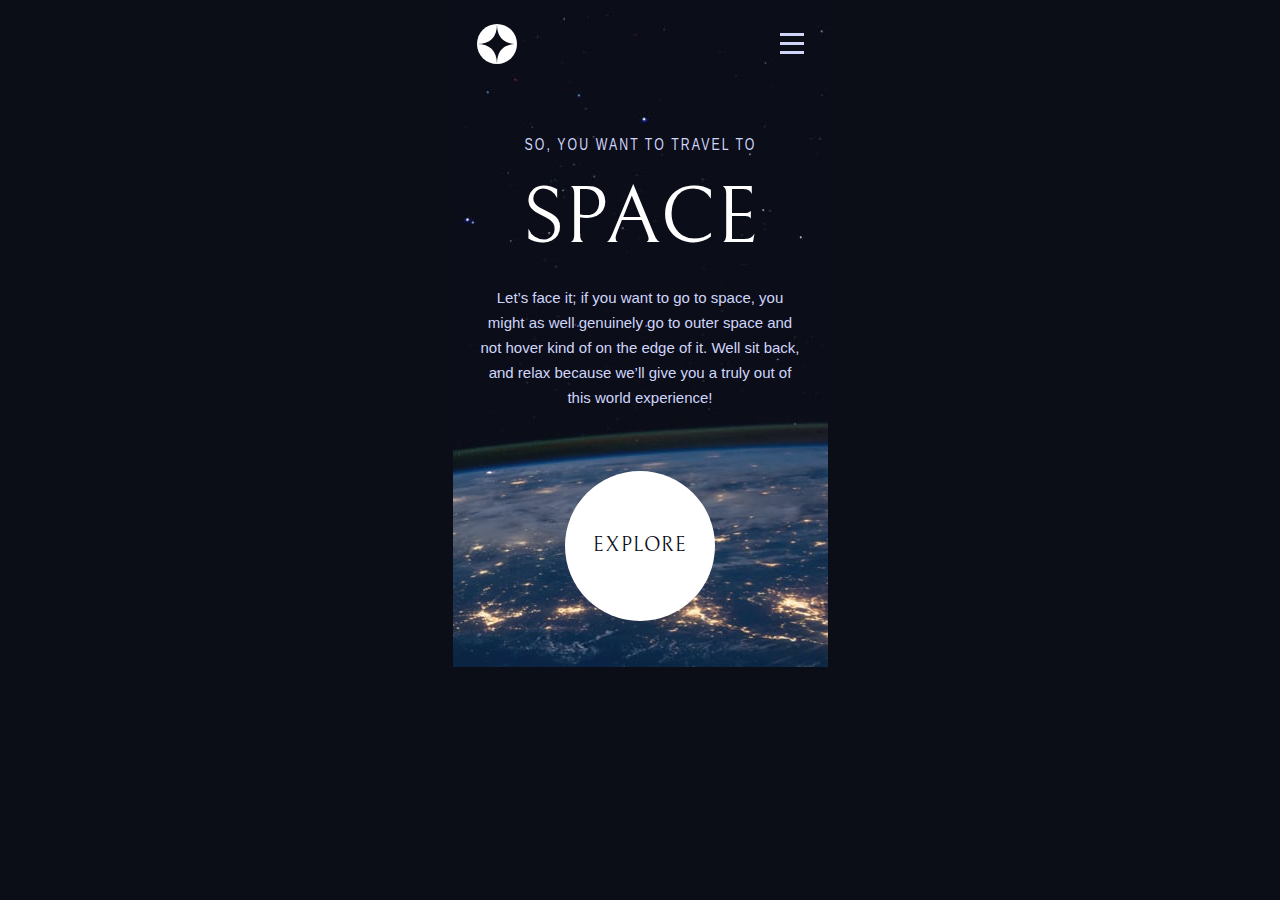
<file: index.html>
<!DOCTYPE html>
<html lang="en">
<head>
  <meta charset="UTF-8">
  <meta name="viewport" content="width=device-width, initial-scale=1.0">
  <link rel="icon" type="image/png" sizes="32x32" href="./assets/favicon-32x32.png">
  <link rel="stylesheet" href="./assets/css/styles-index.css">
  <link rel="stylesheet" href="./assets/css/normalize.css">
  <link rel="stylesheet" href="./assets/css/header.css">
  <title>Space tourism website</title>
</head>
<body>
  <div class="main-container">
    <div class="header">
      <div class="icon"></div>
      <div class="dropdown">
        <button onclick="toggleDropdown()" id="dropbtn" class="dropbtn"></button>
        <div id="myDropdown" class="dropdown-content">
          <div class="close-icon" id="closeIcon"></div>
          <a href="#">01 <span>HOME</span></a>
          <a href="#">02 <span>DESTINATION</span></a>
          <a href="#">03 <span>CREW</span></a>
          <a href="#">04 <span>TECHNOLOGY</span></a>
        </div>
      </div>
      <script src="./assets/js/dropdown.js"></script>
    </div>
    <div class="body-container">
      <h4>SO, YOU WANT TO TRAVEL TO</h4>
      <h1>SPACE</h1>
      <p>Let’s face it; if you want to go to space, you might as well genuinely go to outer space and not hover kind of on the edge of it. Well sit back, and relax because we’ll give you a truly out of this world experience!</p>
    </div>
    <div class="circle">EXPLORE</div>
  </div>

</body>
</html>
</file>
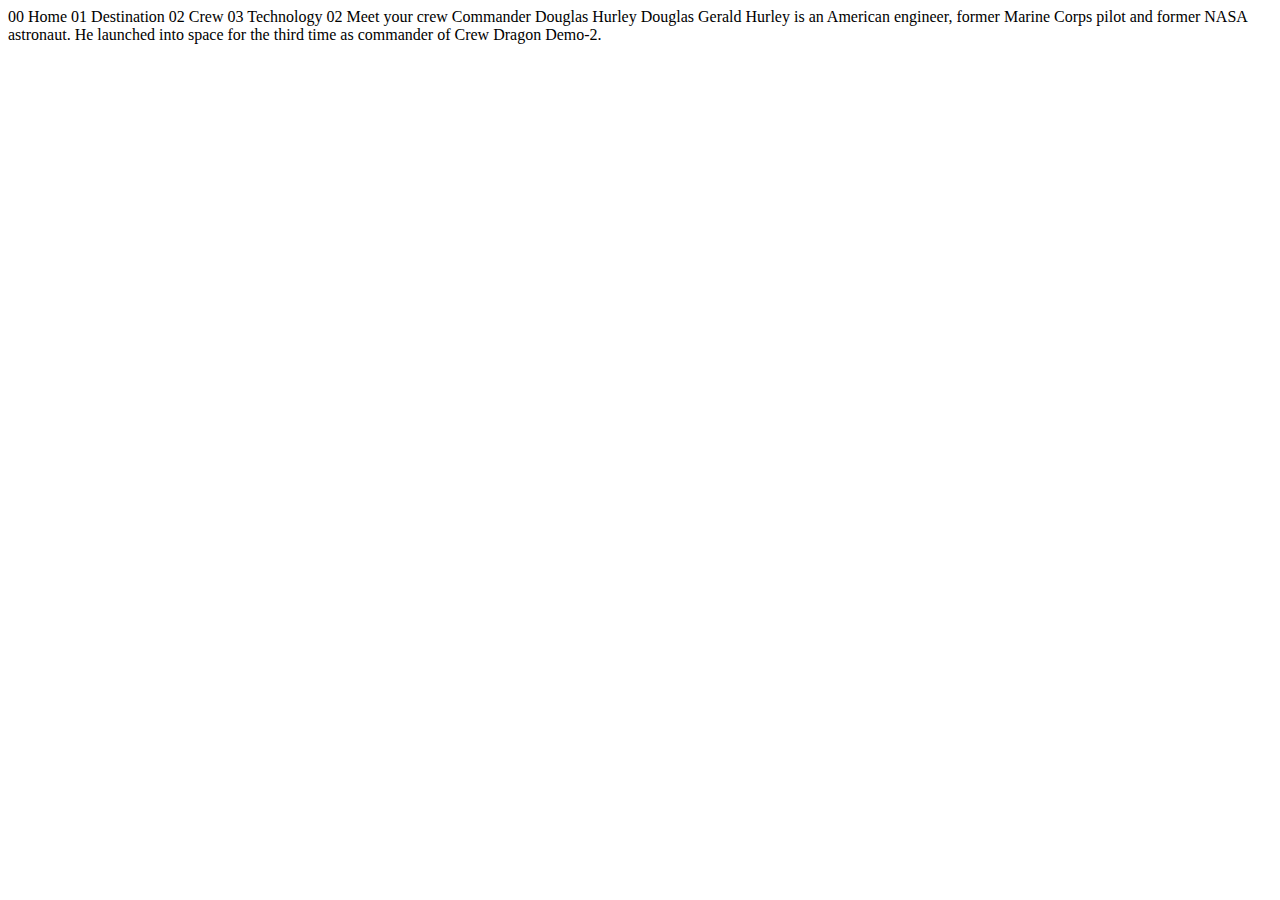
<file: crew-commander.html>
<!DOCTYPE html>
<html lang="en">
<head>
  <meta charset="UTF-8">
  <meta name="viewport" content="width=device-width, initial-scale=1.0">

  <link rel="icon" type="image/png" sizes="32x32" href="./assets/favicon-32x32.png">
  
  <title>Frontend Mentor | Space tourism website</title>
</head>
<body>

  00 Home
  01 Destination
  02 Crew
  03 Technology

  02 Meet your crew

  Commander
  Douglas Hurley

  Douglas Gerald Hurley is an American engineer, former Marine Corps pilot 
  and former NASA astronaut. He launched into space for the third time as 
  commander of Crew Dragon Demo-2.
</body>
</html>
</file>
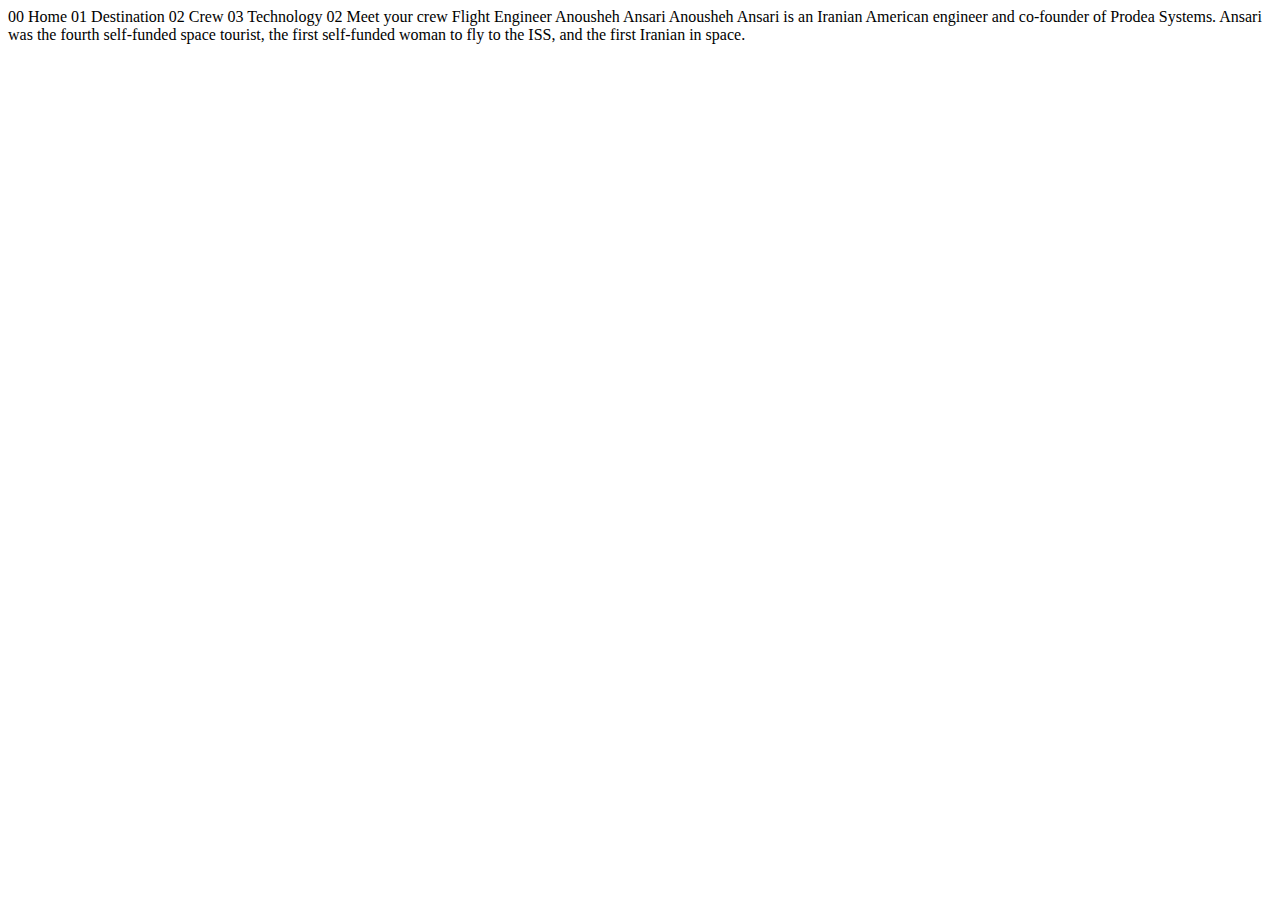
<file: crew-engineer.html>
<!DOCTYPE html>
<html lang="en">
<head>
  <meta charset="UTF-8">
  <meta name="viewport" content="width=device-width, initial-scale=1.0">

  <link rel="icon" type="image/png" sizes="32x32" href="./assets/favicon-32x32.png">
  
  <title>Frontend Mentor | Space tourism website</title>
</head>
<body>

  00 Home
  01 Destination
  02 Crew
  03 Technology

  02 Meet your crew

  Flight Engineer
  Anousheh Ansari

  Anousheh Ansari is an Iranian American engineer and co-founder of Prodea Systems. 
  Ansari was the fourth self-funded space tourist, the first self-funded woman to 
  fly to the ISS, and the first Iranian in space. 
</body>
</html>
</file>
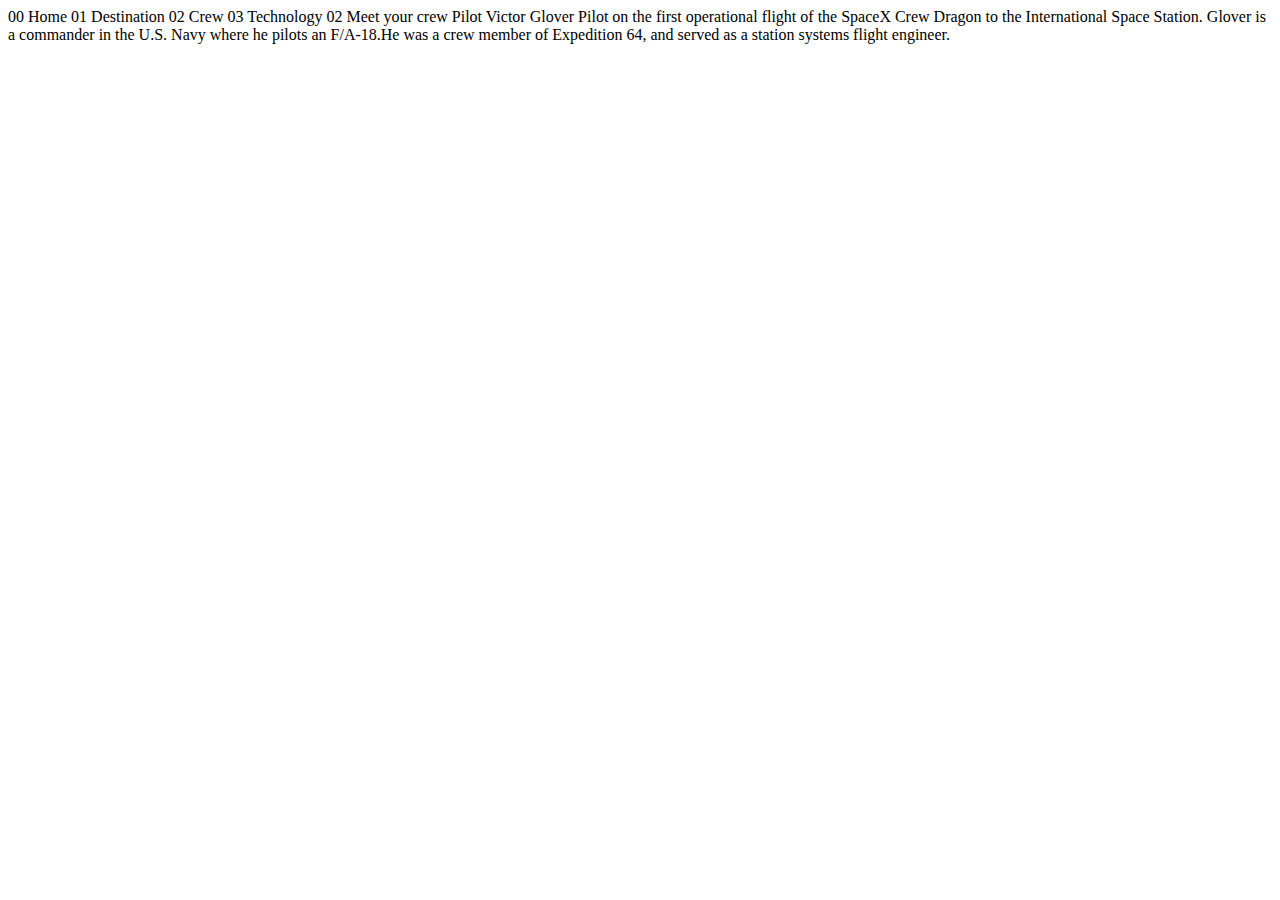
<file: crew-pilot.html>
<!DOCTYPE html>
<html lang="en">
<head>
  <meta charset="UTF-8">
  <meta name="viewport" content="width=device-width, initial-scale=1.0">

  <link rel="icon" type="image/png" sizes="32x32" href="./assets/favicon-32x32.png">
  
  <title>Frontend Mentor | Space tourism website</title>
</head>
<body>

  00 Home
  01 Destination
  02 Crew
  03 Technology

  02 Meet your crew

  Pilot
  Victor Glover

  Pilot on the first operational flight of the SpaceX Crew Dragon to the 
  International Space Station. Glover is a commander in the U.S. Navy where 
  he pilots an F/A-18.He was a crew member of Expedition 64, and served as a 
  station systems flight engineer. 
</body>
</html>
</file>
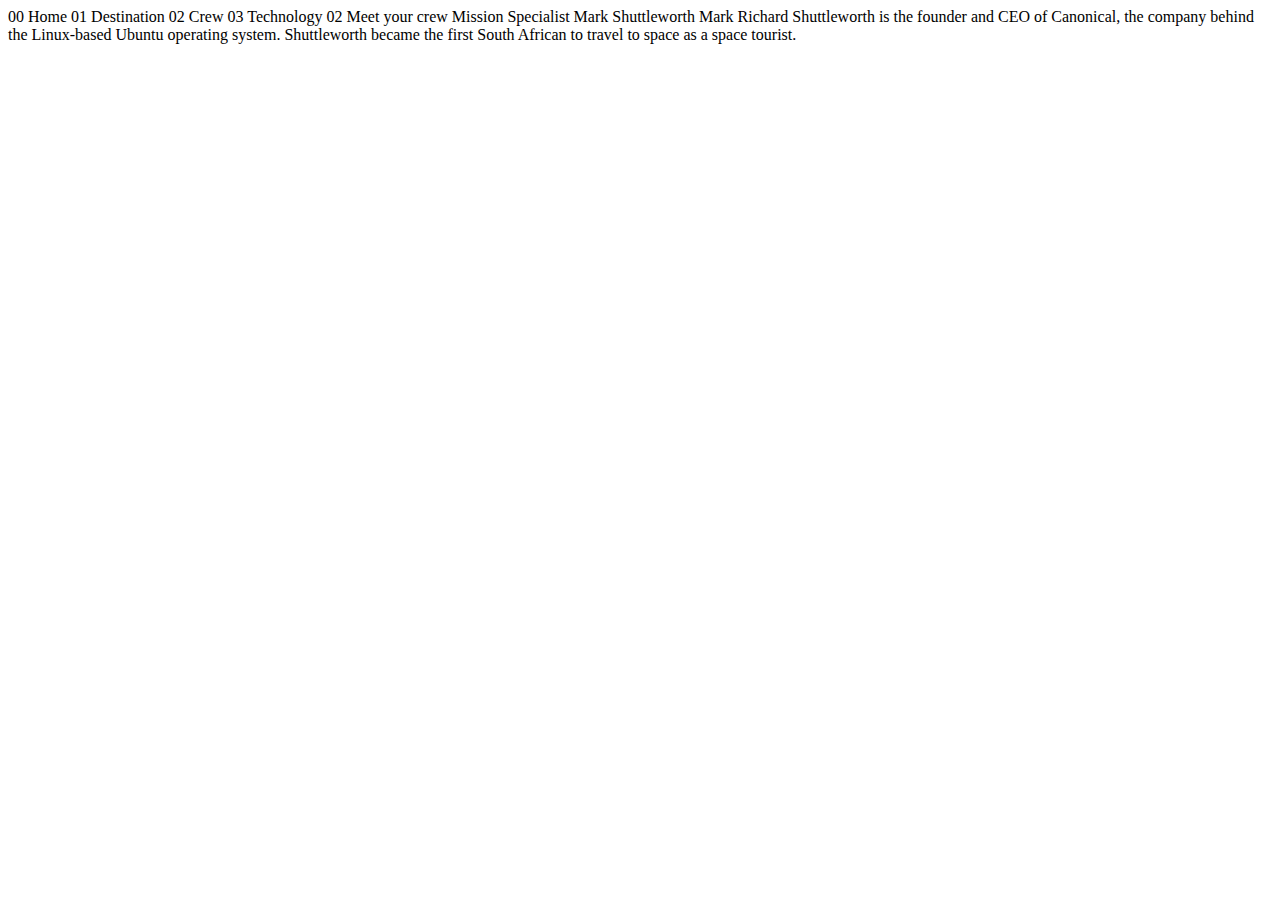
<file: crew-specialist.html>
<!DOCTYPE html>
<html lang="en">
<head>
  <meta charset="UTF-8">
  <meta name="viewport" content="width=device-width, initial-scale=1.0">

  <link rel="icon" type="image/png" sizes="32x32" href="./assets/favicon-32x32.png">
  
  <title>Frontend Mentor | Space tourism website</title>
</head>
<body>

  00 Home
  01 Destination
  02 Crew
  03 Technology

  02 Meet your crew

  Mission Specialist
  Mark Shuttleworth

  Mark Richard Shuttleworth is the founder and CEO of Canonical, the company behind 
  the Linux-based Ubuntu operating system. Shuttleworth became the first South 
  African to travel to space as a space tourist.
</body>
</html>
</file>
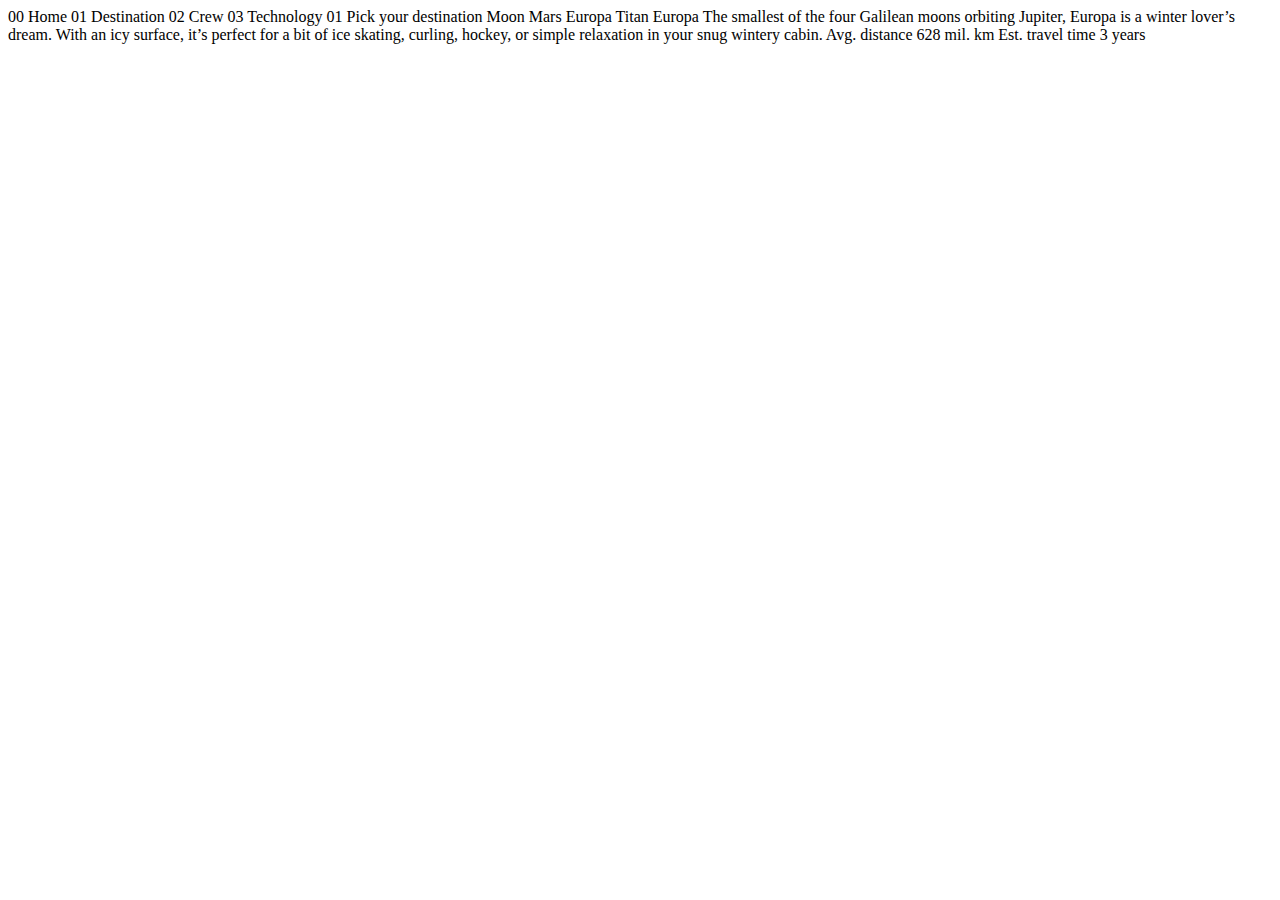
<file: destination-europa.html>
<!DOCTYPE html>
<html lang="en">
<head>
  <meta charset="UTF-8">
  <meta name="viewport" content="width=device-width, initial-scale=1.0">

  <link rel="icon" type="image/png" sizes="32x32" href="./assets/favicon-32x32.png">
  
  <title>Frontend Mentor | Space tourism website</title>
</head>
<body>

  00 Home
  01 Destination
  02 Crew
  03 Technology

  01 Pick your destination

  Moon
  Mars
  Europa
  Titan

  Europa

  The smallest of the four Galilean moons orbiting Jupiter, Europa is a 
  winter lover’s dream. With an icy surface, it’s perfect for a bit of 
  ice skating, curling, hockey, or simple relaxation in your snug 
  wintery cabin.

  Avg. distance
  628 mil. km

  Est. travel time
  3 years
</body>
</html>
</file>
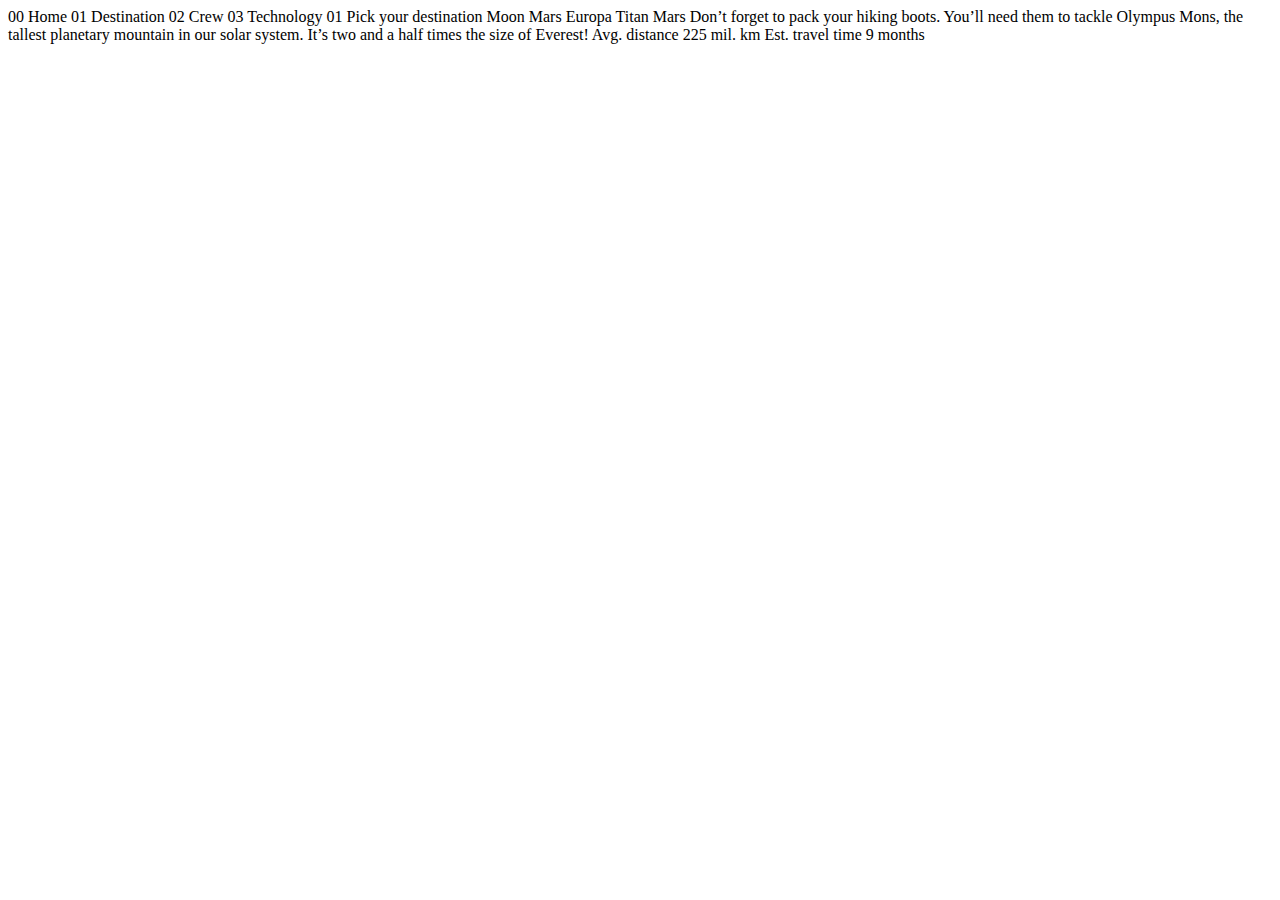
<file: destination-mars.html>
<!DOCTYPE html>
<html lang="en">
<head>
  <meta charset="UTF-8">
  <meta name="viewport" content="width=device-width, initial-scale=1.0">

  <link rel="icon" type="image/png" sizes="32x32" href="./assets/favicon-32x32.png">
  
  <title>Frontend Mentor | Space tourism website</title>
</head>
<body>

  00 Home
  01 Destination
  02 Crew
  03 Technology

  01 Pick your destination

  Moon
  Mars
  Europa
  Titan

  Mars

  Don’t forget to pack your hiking boots. You’ll need them to tackle Olympus Mons, 
  the tallest planetary mountain in our solar system. It’s two and a half times 
  the size of Everest!

  Avg. distance
  225 mil. km

  Est. travel time
  9 months
</body>
</html>
</file>
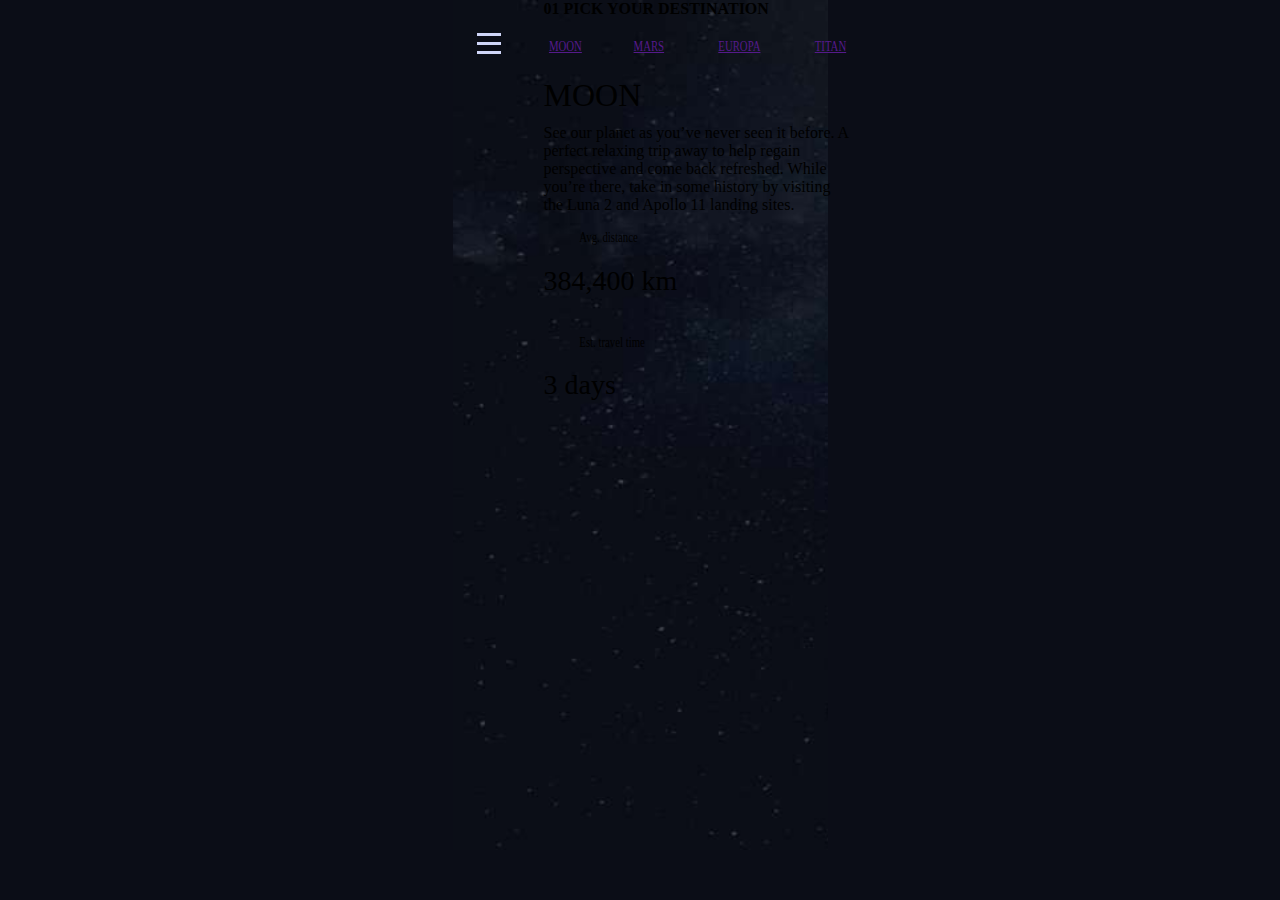
<file: destination-moon.html>
<!DOCTYPE html>
<html lang="en">
<head>
  <meta charset="UTF-8">
  <meta name="viewport" content="width=device-width, initial-scale=1.0">

  <link rel="icon" type="image/png" sizes="32x32" href="./assets/favicon-32x32.png">
  
  <title>Space tourism website</title>
  <link rel="stylesheet" href="./assets/css/header.css">
  <link rel="stylesheet" href="./assets/css/styles-moon.css">
</head>
<body>

  <div class="main-container">
    <div class="header">
      <div class="icon"></div>
      <div class="dropdown">
        <button onclick="toggleDropdown()" class="dropbtn"></button>
        <div id="myDropdown" class="dropdown-content">
          <a href="#">00 Home</a>
          <a href="#">01 Destination</a>
          <a href="#">02 Crew</a>
          <a href="#">03 Technology</a>
      </div>
    </div>
    <div class="body-moon-container">
      <h4>01 PICK YOUR DESTINATION</h1>
      <div class="img-circ"></div>
      <div class="list">
        <a href="">MOON</a>
        <a href="">MARS</a>
        <a href="">EUROPA</a>
        <a href="">TITAN</a>
      </div>
      <h1>MOON</h1>
      <p>See our planet as you’ve never seen it before. A perfect relaxing trip away to help 
        regain perspective and come back refreshed. While you’re there, take in some history 
        by visiting the Luna 2 and Apollo 11 landing sites.</p>
      <div class="data">
        <div class="distance">
          <h4>Avg. distance</h4>
          <h1>384,400 km</h1>
        </div>
        <div class="time">
          <h4>Est. travel time</h4>
          <h1>3 days</h1>
        </div>
      </div>
    </div>
  </div>

</body>
</html>
</file>
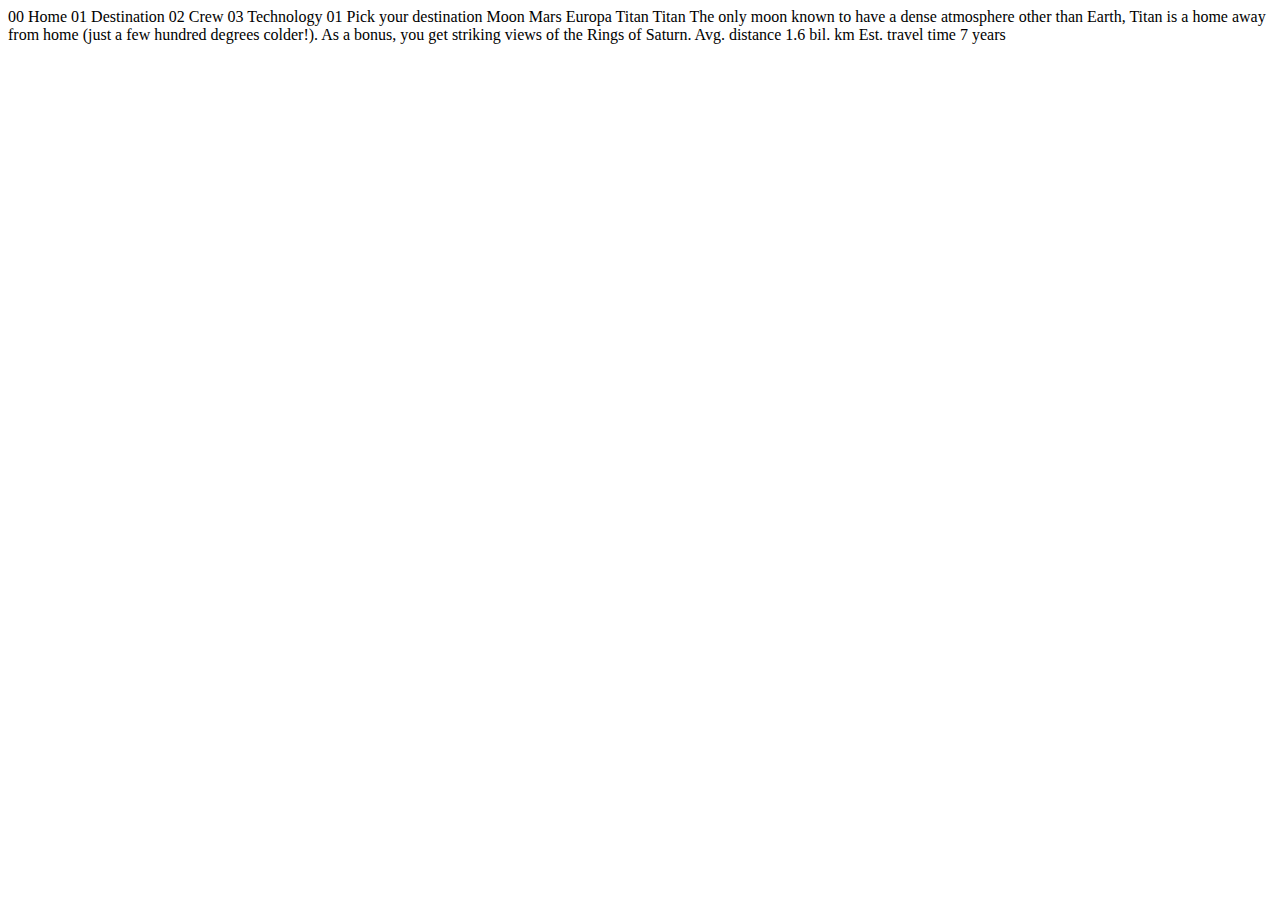
<file: destination-titan.html>
<!DOCTYPE html>
<html lang="en">
<head>
  <meta charset="UTF-8">
  <meta name="viewport" content="width=device-width, initial-scale=1.0">

  <link rel="icon" type="image/png" sizes="32x32" href="./assets/favicon-32x32.png">
  
  <title>Frontend Mentor | Space tourism website</title>
</head>
<body>

  00 Home
  01 Destination
  02 Crew
  03 Technology

  01 Pick your destination

  Moon
  Mars
  Europa
  Titan

  Titan

  The only moon known to have a dense atmosphere other than Earth, Titan 
  is a home away from home (just a few hundred degrees colder!). As a 
  bonus, you get striking views of the Rings of Saturn.

  Avg. distance
  1.6 bil. km

  Est. travel time
  7 years
</body>
</html>
</file>
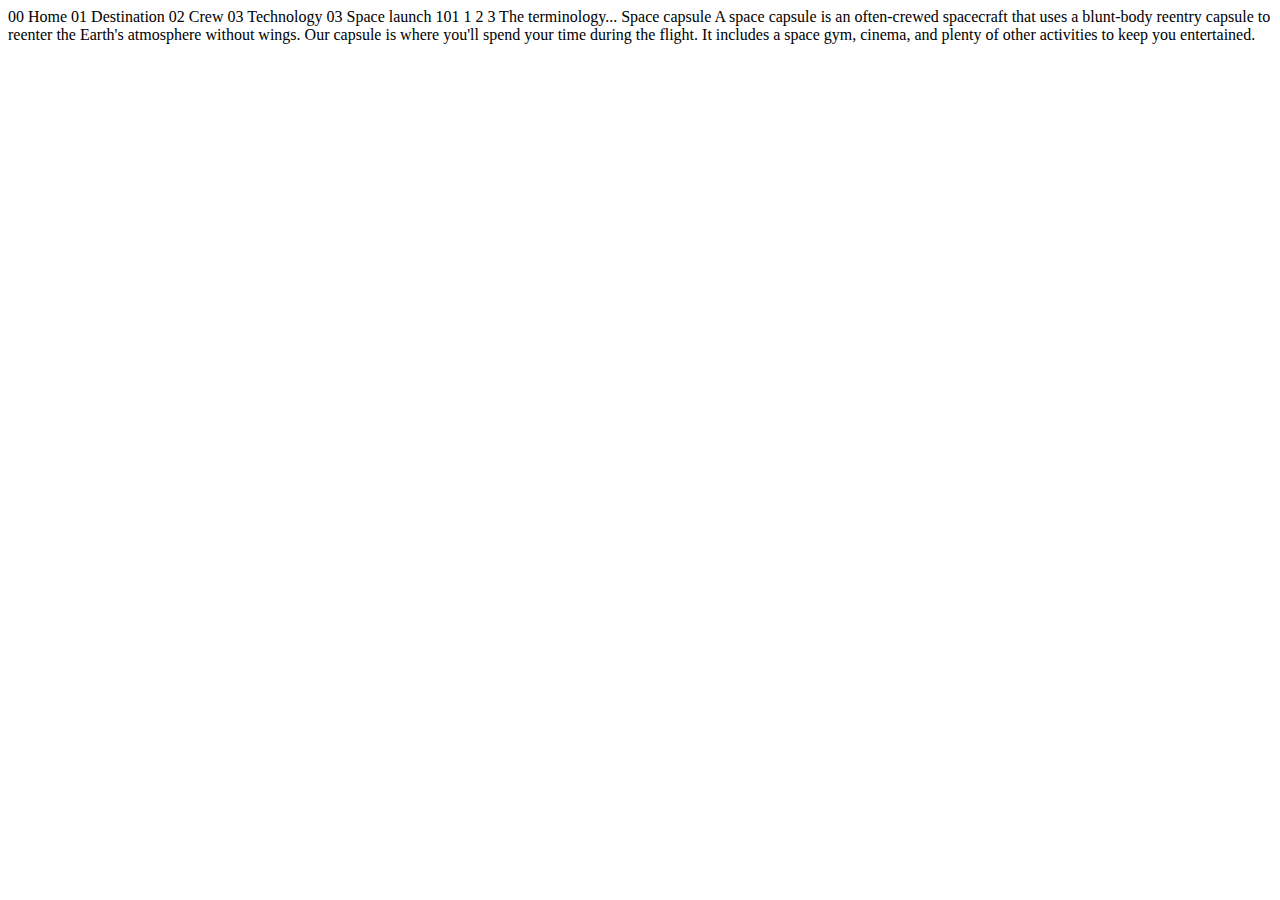
<file: technology-capsule.html>
<!DOCTYPE html>
<html lang="en">
<head>
  <meta charset="UTF-8">
  <meta name="viewport" content="width=device-width, initial-scale=1.0">

  <link rel="icon" type="image/png" sizes="32x32" href="./assets/favicon-32x32.png">
  
  <title>Frontend Mentor | Space tourism website</title>
</head>
<body>

  00 Home
  01 Destination
  02 Crew
  03 Technology

  03 Space launch 101

  1
  2
  3

  The terminology...
  Space capsule

  A space capsule is an often-crewed spacecraft that uses a blunt-body reentry 
  capsule to reenter the Earth's atmosphere without wings. Our capsule is where 
  you'll spend your time during the flight. It includes a space gym, cinema, 
  and plenty of other activities to keep you entertained.
</body>
</html>
</file>
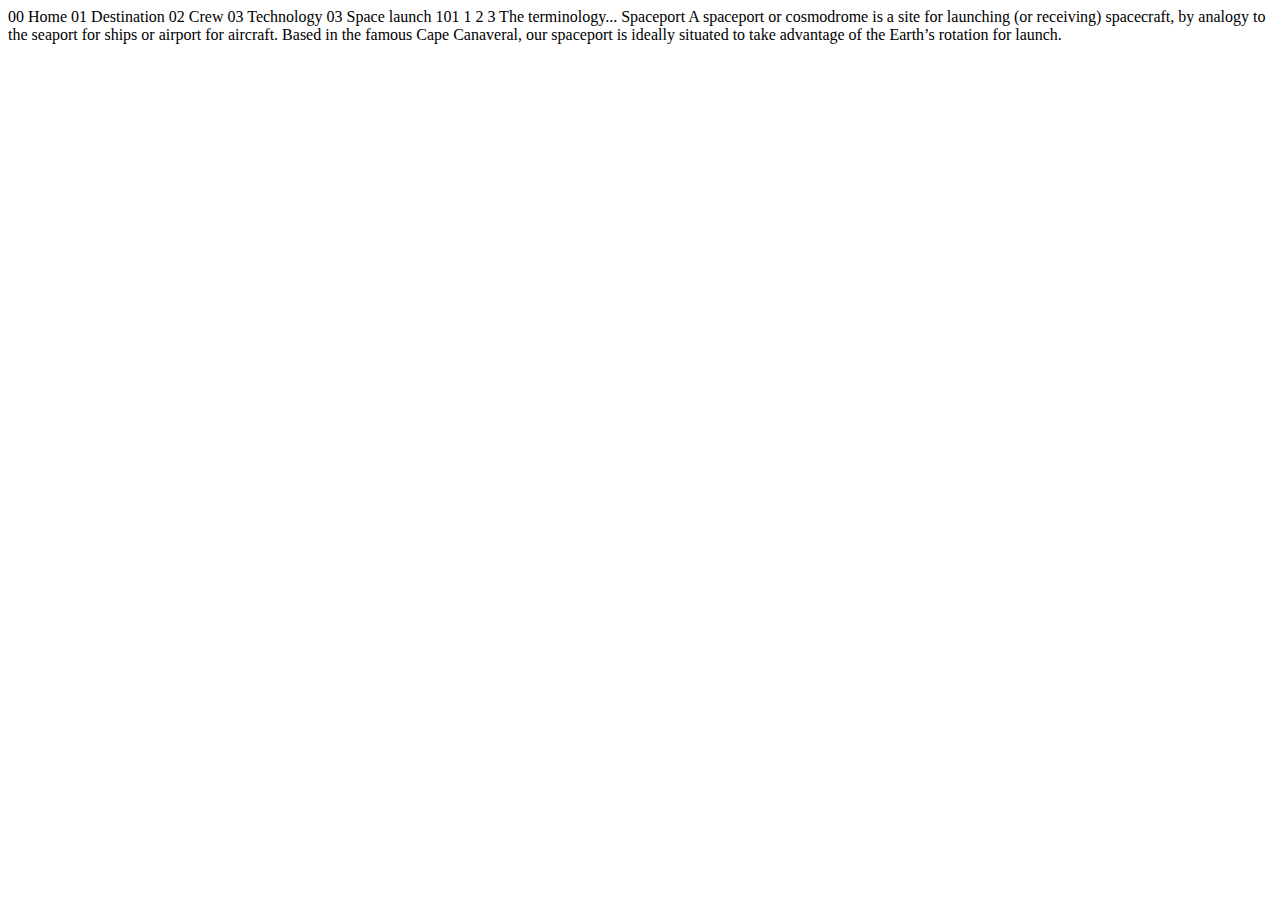
<file: technology-spaceport.html>
<!DOCTYPE html>
<html lang="en">
<head>
  <meta charset="UTF-8">
  <meta name="viewport" content="width=device-width, initial-scale=1.0">

  <link rel="icon" type="image/png" sizes="32x32" href="./assets/favicon-32x32.png">
  
  <title>Frontend Mentor | Space tourism website</title>
</head>
<body>

  00 Home
  01 Destination
  02 Crew
  03 Technology

  03 Space launch 101

  1
  2
  3

  The terminology...
  Spaceport

  A spaceport or cosmodrome is a site for launching (or receiving) spacecraft, 
  by analogy to the seaport for ships or airport for aircraft. Based in the 
  famous Cape Canaveral, our spaceport is ideally situated to take advantage 
  of the Earth’s rotation for launch.
</body>
</html>
</file>
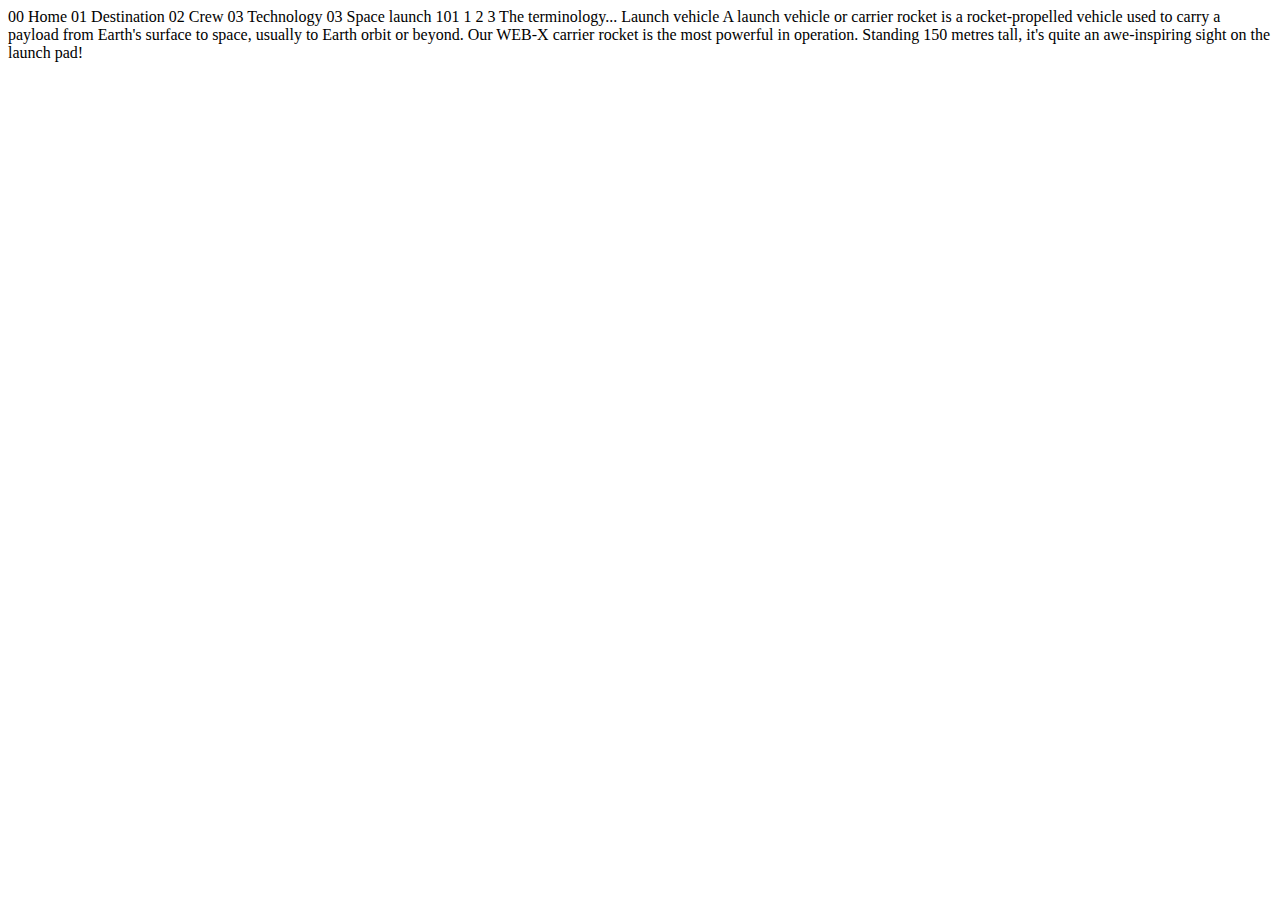
<file: technology-vehicle.html>
<!DOCTYPE html>
<html lang="en">
<head>
  <meta charset="UTF-8">
  <meta name="viewport" content="width=device-width, initial-scale=1.0">

  <link rel="icon" type="image/png" sizes="32x32" href="./assets/favicon-32x32.png">
  
  <title>Frontend Mentor | Space tourism website</title>
</head>
<body>

  00 Home
  01 Destination
  02 Crew
  03 Technology

  03 Space launch 101

  1
  2
  3

  The terminology...
  Launch vehicle

  A launch vehicle or carrier rocket is a rocket-propelled vehicle used to carry a 
  payload from Earth's surface to space, usually to Earth orbit or beyond. Our 
  WEB-X carrier rocket is the most powerful in operation. Standing 150 metres tall, 
  it's quite an awe-inspiring sight on the launch pad!
</body>
</html>
</file>
<file: assets/css/styles-index.css>
.main-container {
    background-image: url(../home/background-home-mobile-375x667.jpg);
}

.body-container {
    margin: 0 24px;
    margin-top: 48px;
}

.body-container h4 {
    margin: 0;
    padding: 0;

    font-family: 'Barlow Condensed', sans-serif;
    font-size: 16px;
    letter-spacing: 2.7px;

    font-weight: 100;
    text-align: center;
    color: var(--skyblue);
    transform: scaleX(0.77)
}

.body-container h1 {
    font-family: 'Bellefair', sans-serif; 
    font-size: 80px;
    font-weight: 400;
    text-align: center;
    margin-top: 18px;
    margin-bottom: 0;
    color: var(--white);
}

.body-container p {
    font-family: 'Barlow Condensed', sans-serif;
    font-size: 15px;
    font-weight: 100;
    font-stretch: narrower;
    text-align: center;
    width: 327px;
    margin-top: 21px;
    color: var(--skyblue);
    line-height: 25px;
    letter-spacing: 0;
}

.circle {
    font-family: 'Bellefair', serif;
    background-color: var(--white);
    border-radius: 50%;
    width: 150px;
    height: 150px;

    text-align: center;
    line-height: 150px;
    color: var(--dark-blue);
    letter-spacing: 1.25px;
    font-size: 20px;
    font-weight: 400;

    margin: 0 auto;

    margin-top: 61px;
}

@media (min-width: 360px) and (max-width: 374px) {
    .main-container {
        width: 375px;
        height: 667px;
        background-image: url(../home/background-home-mobile-360x640.jpg);
        background-size: cover;
        margin: 0 auto;
    }
}
</file>
<file: assets/css/header.css>
:root {
    --dark-blue: #0B0D17;
    --skyblue: #D0D6F9;
    --white: #FFFFFF;
}

/* Typography */
/* 150px 100px 56px 32px 28px*/
@font-face {
    font-family: Bellefair;
    src: url(../fonts/Bellefair-Regular.ttf);
}
/* font-family: 'Bellefair', serif; */

/* Heading 5 - Barlow Condensed Regular - 28px - 4.75 Character Space  
Subheading 2 - Barlow Condensed Regular - 14px - 2.35 Character Space
    Nav Text - Barlow Condensed Regular - 16px - 2.7 Character Space*/
@font-face {
    font-family: BarlowCondensed;
    src: url(../fonts/BarlowCondensed-Light.ttf), url(../fonts/BarlowCondensed-Regular.ttf);
}
/* font-family: 'Barlow Condensed', sans-serif; */

html, body {
    height: 100%;
    margin: 0;
    padding: 0;
  }

body {
    padding: 0;
    margin: 0;
    background-color: var(--dark-blue);
}

.main-container {
    width: 375px;
    height: 667px;
    background-size: cover;
    margin: 0 auto;
}

.header {
    height: 88px;
    width: 100%;

    display: flex;
    justify-content: space-between;    
}

.icon {
    background-image: url(../shared/logo.svg);
    background-size: contain;

    width: 40px;
    height: 40px;

    margin-top: 24px;
    margin-left: 24px;
}

/* Estilos para el botón y el contenido desplegable */
.dropdown {
    position: relative;
    display: inline-block;
  }
  
  .dropbtn {
    background-image: url(../shared/icon-hamburger.svg);
    background-repeat: no-repeat;
    background-size: contain;
    background-position: center;
    width: 24px;
    height: 21px;
    background-color: #0B0D17;
    margin-top: 33px;
    margin-right: 24px;
    border: none;
    cursor: pointer;

    line-height: 33px;
  }

  
  
  .dropdown-content {
    display: none;
    position: fixed;
    top: 40px;
    right: 0;
    width: 220px;
    height: 100vh;
    background-color: transparent;
    box-shadow: 0px 8px 16px 0px rgba(0,0,0,0.2);
    z-index: 1;
    padding: 20px;
    position: relative;
    backdrop-filter: blur(16px);
    
}

/* Tu CSS existente */

/* Agrega el siguiente estilo para ocultar el icono cuando se abre la lista */
.dropdown-content.show #dropbtn {
    display: none;
  }
  

  .dropdown-content::before {
    content: "";
    position: absolute;
    top: 10px;
    right: 10px;
    width: 20px;
    height: 20px;
    background-image: url('ruta-a-tu-imagen-x.svg');
    background-repeat: no-repeat;
    background-size: contain;
  }
  
  .dropdown-content a {
    color: var(--white);
    padding: 12px 16px;
    text-decoration: none;
    display: block;

    font-family: 'Barlow Condensed', sans-serif;
    font-size: 16px;
    font-weight: 200;
    letter-spacing: 2.7px;
    transform: scaleX(0.77);
    padding: 0px 0px 15px 0px;
    padding-top: 30px;
    margin-left: -11px;
    font-weight: 600;
  }

  .dropdown-content span {
    color: var(--white);
    font-family: 'Barlow Condensed';
    font-weight: 200;
    font-size: 16px;
  }
  
  .dropdown-content a:nth-child(2) {
    padding-top: 88px;
  }
  
  .show {
    display: block;
  }

  

  .close-icon {
    background-image: url(../shared/icon-close.svg);
    background-size: cover;

    position: absolute;
    top: 19px;
    right: 19px;
    width: 20px;
    height: 20px;
  }
</file>
<file: assets/css/styles-moon.css>
.main-container {
    background-image: url(../destination/background-destination-mobile-360x640.jpg);
    height: 850px;
    
}

.body-moon-container {
    margin: 0 19px;
}

.body-moon-container h4 {
    margin-top: 0;
}

.body-moon-container h1 {
    font-weight: 200;
    margin-top: 10px;
    margin-bottom: 0;
}

.body-moon-container p {
    margin-top: 10px;
}

.body-moon-container span {
    color: rgba(255, 255, 255, 0.4);
    font-family: 'Barlow Condensed';
    font-weight: 700;
    font-size: 16px;
}

.img-moon {
    background-size: cover;
    width: 170px;
    height: 170px;
    margin: 0 auto;
    margin-top: 25px;
}

.list {
    width: 307px;
    height: 28px;
    margin: 0 auto;
    margin-top: 21px;
    display: flex;
    justify-content: space-between;
}

.list a {
    font-size: 14px;
    transform: scaleX(0.77);
    outline: none;
}

.list a:focus {
    color: white;
    text-decoration: underline;
    text-underline-offset: 10px;
    text-decoration-thickness: 2px;
}

.divisor {
    border-bottom: 1px solid rgba(255, 255, 255, 0.2);
    margin-top: 33px;
    margin-bottom: 36px;
}

.time {
    margin-top: 38px;
}

.data h1 {
    font-size: 28px;
    font-weight: 200;
}

.data h4 {
    transform: scaleX(0.77);
    font-size: 14px;
}

.time h1 {
    font-size: 28px;
}

.distance h4 {
    font-weight: 100;
    transform: scaleX(0.77);
}

.time h4 {
    font-weight: 100;
    transform: scaleX(0.77);
}

.img-moon.moon {
background-image: url(../destination/image-moon.webp);
}

.img-moon.mars {
background-image: url(../destination/image-mars.webp);
}

.img-moon.europa {
background-image: url(../destination/image-europa.webp);
}

.img-moon.titan {
background-image: url(../destination/image-titan.webp);
}
</file>
